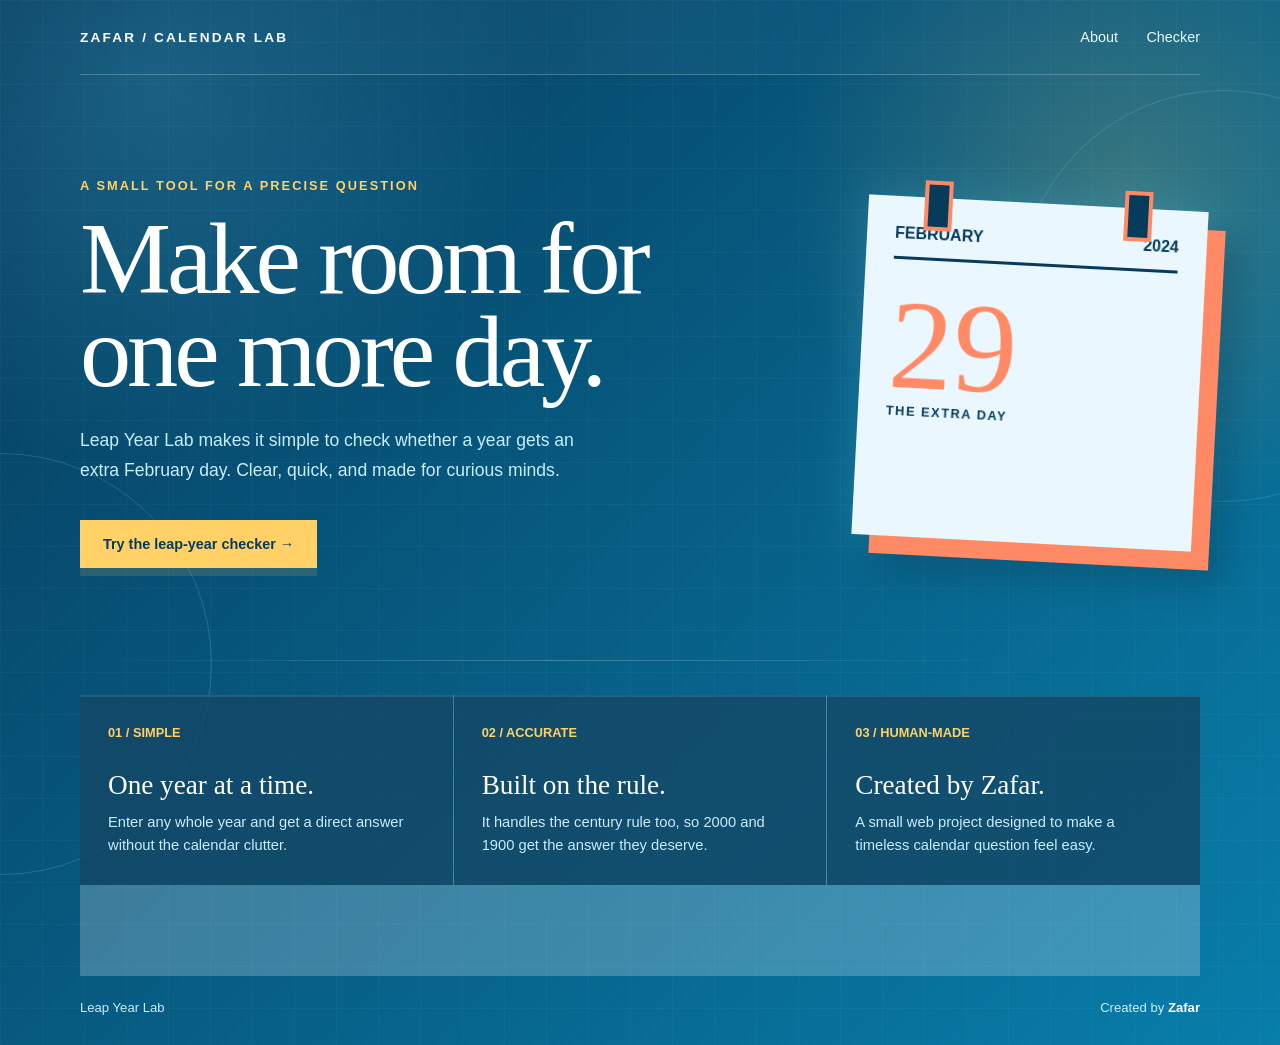
<file: index.html>
<!DOCTYPE html>
<html lang="en">
<head>
	<meta charset="UTF-8">
	<meta name="viewport" content="width=device-width, initial-scale=1.0">
	<title>Leap Year Lab | Created by Zafar</title>
	<link rel="stylesheet" href="style.css">
</head>
<body>
	<div class="page">
		<header>
			<a class="brand" href="index.html">Zafar / Calendar Lab</a>
			<nav aria-label="Main navigation">
				<a href="#about">About</a>
				<a href="checker.html">Checker</a>
			</nav>
		</header>

		<main>
			<section class="hero" aria-labelledby="page-title">
				<div>
					<p class="kicker">A small tool for a precise question</p>
					<h1 id="page-title">Make room for one more day.</h1>
					<p class="hero-copy">Leap Year Lab makes it simple to check whether a year gets an extra February day. Clear, quick, and made for curious minds.</p>
					<a class="button" href="checker.html">Try the leap-year checker &rarr;</a>
				</div>

				<div class="calendar-mark" aria-label="Illustration of a February calendar with 29 days">
					<div class="mark-month"><span>FEBRUARY</span><span>2024</span></div>
					<div class="mark-number">29</div>
					<div class="mark-caption">The extra day</div>
				</div>
			</section>

			<section class="details" id="about" aria-label="About the project">
				<article class="detail">
					<span class="detail-number">01 / SIMPLE</span>
					<h2>One year at a time.</h2>
					<p>Enter any whole year and get a direct answer without the calendar clutter.</p>
				</article>
				<article class="detail">
					<span class="detail-number">02 / ACCURATE</span>
					<h2>Built on the rule.</h2>
					<p>It handles the century rule too, so 2000 and 1900 get the answer they deserve.</p>
				</article>
				<article class="detail">
					<span class="detail-number">03 / HUMAN-MADE</span>
					<h2>Created by Zafar.</h2>
					<p>A small web project designed to make a timeless calendar question feel easy.</p>
				</article>
			</section>
		</main>

		<footer>
			<span>Leap Year Lab</span>
			<span>Created by <strong>Zafar</strong></span>
		</footer>
	</div>
</body>
</html>
</file>
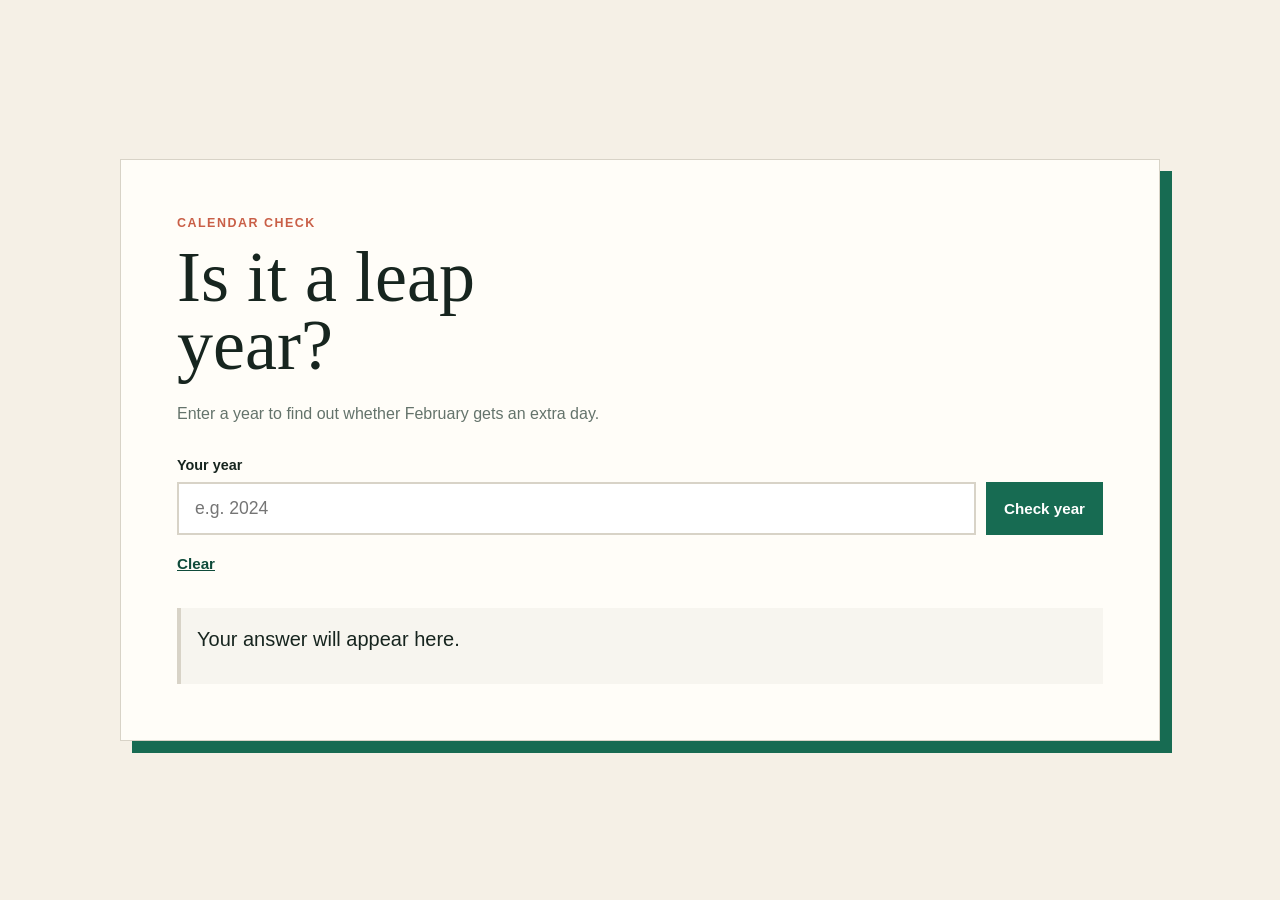
<file: checker.html>
<!DOCTYPE html>
<html lang="en">
<head>
	<meta charset="UTF-8">
	<meta name="viewport" content="width=device-width, initial-scale=1.0">
	<title>Leap Year Checker</title>
	<style>
		:root {
			--ink: #17251f;
			--muted: #64736b;
			--paper: #f5f0e6;
			--panel: #fffdf8;
			--green: #176b52;
			--green-dark: #0f4b3a;
			--line: #d8d3c7;
			--coral: #c95f47;
		}

		* {
			box-sizing: border-box;
		}

		body {
			min-height: 100vh;
			margin: 0;
			display: grid;
			place-items: center;
			padding: 24px;
			color: var(--ink);
			background: var(--paper);
			font-family: Georgia, "Times New Roman", serif;
		}

		main {
			width: min(100%, 1040px);
			padding: clamp(28px, 7vw, 56px);
			border: 1px solid var(--line);
			background: var(--panel);
			box-shadow: 12px 12px 0 var(--green);
		}

		.eyebrow {
			margin: 0 0 12px;
			color: var(--coral);
			font: 700 0.78rem/1.2 Arial, sans-serif;
			letter-spacing: 0.12em;
			text-transform: uppercase;
		}

		h1 {
			max-width: 380px;
			margin: 0;
			font-size: clamp(2.4rem, 8vw, 4.5rem);
			line-height: 0.95;
			font-weight: 400;
		}

		.intro {
			margin: 22px 0 30px;
			color: var(--muted);
			font: 1rem/1.6 Arial, sans-serif;
		}

		label {
			display: block;
			margin-bottom: 8px;
			font: 700 0.9rem/1.2 Arial, sans-serif;
		}

		.input-row {
			display: flex;
			gap: 10px;
		}

		input {
			min-width: 0;
			flex: 1;
			padding: 14px 16px;
			border: 2px solid var(--line);
			color: var(--ink);
			background: white;
			font: 1.1rem Arial, sans-serif;
		}

		input:focus {
			outline: 3px solid #b9d9cc;
			border-color: var(--green);
		}

		button {
			padding: 14px 18px;
			border: 0;
			color: white;
			background: var(--green);
			cursor: pointer;
			font: 700 0.95rem Arial, sans-serif;
		}

		button:hover {
			background: var(--green-dark);
		}

		button.secondary {
			margin-top: 12px;
			padding: 8px 0;
			color: var(--green-dark);
			background: transparent;
			text-decoration: underline;
		}

		.result {
			min-height: 76px;
			margin-top: 28px;
			padding: 16px;
			border-left: 4px solid var(--line);
			background: #f7f5ef;
			font: 1rem/1.5 Arial, sans-serif;
		}

		.result.success {
			border-left-color: var(--green);
		}

		.result.error {
			border-left-color: var(--coral);
		}

		.result-title {
			margin: 0 0 8px;
			font-size: 1.25rem;
		}

		.result-details {
			margin: 0;
			color: var(--muted);
			font-size: 0.9rem;
		}

		.eid-section {
			margin-top: 28px;
			padding-top: 24px;
			border-top: 1px solid var(--line);
		}

		.eid-section h2 {
			margin: 0 0 6px;
			font-size: 1.35rem;
			font-weight: 400;
		}

		.eid-note {
			margin: 0 0 14px;
			color: var(--muted);
			font: 0.78rem/1.45 Arial, sans-serif;
		}

		.eid-table {
			width: 100%;
			border-collapse: collapse;
			font: 0.82rem/1.4 Arial, sans-serif;
		}

		.eid-table th,
		.eid-table td {
			padding: 9px 4px;
			border-bottom: 1px solid var(--line);
			text-align: left;
		}

		.eid-table th {
			color: var(--muted);
			font-size: 0.7rem;
			letter-spacing: 0.05em;
			text-transform: uppercase;
		}

		.eid-table td:first-child {
			font-weight: 700;
		}

		.eid-table tr.current-year {
			color: var(--green-dark);
			background: #eef5ef;
		}

		.ramadan-section {
			margin-top: 28px;
			padding-top: 24px;
			border-top: 1px solid var(--line);
		}

		.ramadan-section h2 {
			margin: 0 0 6px;
			font-size: 1.35rem;
			font-weight: 400;
		}

		.ramadan-table {
			width: 100%;
			border-collapse: collapse;
			font: 0.82rem/1.4 Arial, sans-serif;
		}

		.ramadan-table th,
		.ramadan-table td {
			padding: 9px 4px;
			border-bottom: 1px solid var(--line);
			text-align: left;
		}

		.ramadan-table th {
			color: var(--muted);
			font-size: 0.7rem;
			letter-spacing: 0.05em;
			text-transform: uppercase;
		}

		.ramadan-table td:first-child {
			font-weight: 700;
		}

		.holiday-section {
			margin-top: 28px;
			padding-top: 24px;
			border-top: 1px solid var(--line);
		}

		.holiday-section h2 {
			margin: 0 0 6px;
			font-size: 1.35rem;
			font-weight: 400;
		}

		.holiday-note {
			margin: 0 0 14px;
			color: var(--muted);
			font: 0.78rem/1.45 Arial, sans-serif;
		}

		.holiday-table {
			width: 100%;
			border-collapse: collapse;
			font: 0.82rem/1.4 Arial, sans-serif;
		}

		.holiday-table th,
		.holiday-table td {
			padding: 9px 4px;
			border-bottom: 1px solid var(--line);
			text-align: left;
		}

		.holiday-table th {
			color: var(--muted);
			font-size: 0.7rem;
			letter-spacing: 0.05em;
			text-transform: uppercase;
		}

		.holiday-table td:first-child {
			font-weight: 700;
		}

		.holiday-table tr.current-year {
			color: var(--green-dark);
			background: #eef5ef;
		}

		.calendar-section {
			margin-top: 28px;
			padding-top: 24px;
			border-top: 1px solid var(--line);
		}

		.calendar-heading {
			display: flex;
			align-items: baseline;
			justify-content: space-between;
			gap: 16px;
		}

		.calendar-heading h2 {
			margin: 0 0 6px;
			font-size: 1.35rem;
			font-weight: 400;
		}

		.calendar-heading span {
			color: var(--muted);
			font: 700 0.75rem Arial, sans-serif;
			letter-spacing: 0.08em;
			text-transform: uppercase;
		}

		.calendar-legend {
			display: flex;
			flex-wrap: wrap;
			gap: 12px;
			margin: 6px 0 18px;
			color: var(--muted);
			font: 0.75rem Arial, sans-serif;
		}

		.legend-item::before {
			display: inline-block;
			width: 9px;
			height: 9px;
			margin-right: 5px;
			border-radius: 50%;
			background: var(--line);
			content: "";
		}

		.legend-item.ramadan::before {
			background: #c9e9d6;
		}

		.legend-item.fitr::before {
			background: var(--coral);
		}

		.legend-item.adha::before {
			background: var(--green);
		}

		.legend-item.holiday::before {
			background: #5b77a8;
		}

		.calendar-grid {
			display: grid;
			grid-template-columns: repeat(3, minmax(0, 1fr));
			gap: 14px;
		}

		.month-card {
			padding: 12px;
			border: 1px solid var(--line);
			background: #fbfaf5;
		}

		.month-card h3 {
			margin: 0 0 10px;
			font: 700 0.85rem Arial, sans-serif;
		}

		.weekdays,
		.month-days {
			display: grid;
			grid-template-columns: repeat(7, 1fr);
			gap: 3px;
		}

		.weekdays {
			margin-bottom: 4px;
			color: var(--muted);
			font: 700 0.58rem Arial, sans-serif;
			text-align: center;
			text-transform: uppercase;
		}

		.day,
		.empty-day {
			min-width: 0;
			aspect-ratio: 1;
		}

		.day {
			display: grid;
			place-items: center;
			border: 0;
			border-radius: 3px;
			color: var(--ink);
			background: transparent;
			font: 0.72rem Arial, sans-serif;
		}

		.day.ramadan {
			background: #c9e9d6;
		}

		.day.eid-fitr {
			color: white;
			background: var(--coral);
			font-weight: 700;
		}

		.day.eid-adha {
			color: white;
			background: var(--green);
			font-weight: 700;
		}

		.day.us-holiday {
			color: white;
			background: #5b77a8;
			font-weight: 700;
		}

		.day[title]:hover {
			outline: 2px solid var(--ink);
			outline-offset: 1px;
		}

		@media (max-width: 430px) {
			main {
				box-shadow: 7px 7px 0 var(--green);
			}

			.input-row {
				flex-direction: column;
			}
		}

		@media (max-width: 760px) {
			.calendar-grid {
				grid-template-columns: repeat(2, minmax(0, 1fr));
			}
		}

		@media (max-width: 470px) {
			.calendar-grid {
				grid-template-columns: 1fr;
			}

			.calendar-heading {
				align-items: flex-start;
				flex-direction: column;
				gap: 0;
			}
		}
	</style>
</head>
<body>
	<main>
		<p class="eyebrow">Calendar check</p>
		<h1>Is it a leap year?</h1>
		<p class="intro">Enter a year to find out whether February gets an extra day.</p>

		<form id="leap-form">
			<label for="year">Your year</label>
			<div class="input-row">
				<input id="year" name="year" type="number" min="1" step="1" placeholder="e.g. 2024" required>
				<button type="submit">Check year</button>
			</div>
			<button class="secondary" id="clear-button" type="button">Clear</button>
		</form>

		<div class="result" id="result" aria-live="polite">
			<p class="result-title">Your answer will appear here.</p>
		</div>

		<section class="eid-section" id="eid-section" hidden aria-labelledby="eid-title">
			<h2 id="eid-title">Eid dates</h2>
			<p class="eid-note">Calculated Gregorian dates using the Umm al-Qura calendar. Local moon-sighting announcements may differ by one day.</p>
			<table class="eid-table">
				<thead>
					<tr><th>Year</th><th>Eid al-Fitr</th><th>Eid al-Adha</th></tr>
				</thead>
				<tbody id="eid-dates"></tbody>
			</table>
		</section>

		<section class="ramadan-section" id="ramadan-section" hidden aria-labelledby="ramadan-title">
			<h2 id="ramadan-title">Ramadan calendar</h2>
			<p class="eid-note">Calculated Gregorian dates using the Umm al-Qura calendar. Local moon-sighting announcements may differ by one day.</p>
			<table class="ramadan-table">
				<thead>
					<tr><th>Ramadan</th><th>Begins</th><th>Ends</th><th>Days</th></tr>
				</thead>
				<tbody id="ramadan-dates"></tbody>
			</table>
		</section>

		<section class="holiday-section" id="holiday-section" hidden aria-labelledby="holiday-title">
			<h2 id="holiday-title">US federal holidays for <span id="holiday-year"></span></h2>
			<p class="holiday-note">Includes nationwide federal holidays for the selected year. State and local public holidays may be different.</p>
			<table class="holiday-table">
				<thead>
					<tr><th>Holiday</th><th>Date</th></tr>
				</thead>
				<tbody id="holiday-dates"></tbody>
			</table>
		</section>

		<section class="calendar-section" id="calendar-section" hidden aria-labelledby="calendar-title">
			<div class="calendar-heading">
				<h2 id="calendar-title">Year calendar</h2>
				<span id="calendar-year"></span>
			</div>
			<div class="calendar-legend" aria-label="Calendar highlights">
				<span class="legend-item ramadan">Ramadan</span>
				<span class="legend-item fitr">Eid al-Fitr</span>
				<span class="legend-item adha">Eid al-Adha</span>
				<span class="legend-item holiday">US federal holiday</span>
			</div>
			<div class="calendar-grid" id="calendar-grid"></div>
		</section>
	</main>

	<script>
		const form = document.querySelector("#leap-form");
		const yearInput = document.querySelector("#year");
		const result = document.querySelector("#result");
		const clearButton = document.querySelector("#clear-button");
		const eidSection = document.querySelector("#eid-section");
		const eidDates = document.querySelector("#eid-dates");
		const ramadanSection = document.querySelector("#ramadan-section");
		const ramadanDates = document.querySelector("#ramadan-dates");
		const holidaySection = document.querySelector("#holiday-section");
		const holidayDates = document.querySelector("#holiday-dates");
		const holidayYear = document.querySelector("#holiday-year");
		const calendarSection = document.querySelector("#calendar-section");
		const calendarYear = document.querySelector("#calendar-year");
		const calendarGrid = document.querySelector("#calendar-grid");
		const monthNames = ["January", "February", "March", "April", "May", "June", "July", "August", "September", "October", "November", "December"];
		const weekdayNames = ["Mon", "Tue", "Wed", "Thu", "Fri", "Sat", "Sun"];
		const islamicFormatter = new Intl.DateTimeFormat("en-u-ca-islamic-umalqura", {
			day: "numeric",
			month: "numeric",
			year: "numeric",
			timeZone: "UTC"
		});
		const dateFormatter = new Intl.DateTimeFormat("en", {
			day: "numeric",
			month: "short",
			year: "numeric",
			timeZone: "UTC"
		});

		const isLeapYear = (year) => year % 400 === 0 || (year % 4 === 0 && year % 100 !== 0);

		const findPreviousLeapYear = (year) => {
			for (let candidate = year - 1; candidate >= 1; candidate -= 1) {
				if (isLeapYear(candidate)) return candidate;
			}
			return null;
		};

		const findNextLeapYear = (year) => {
			let candidate = year + 1;
			while (!isLeapYear(candidate)) candidate += 1;
			return candidate;
		};

		const nthWeekday = (year, month, weekday, occurrence) => {
			const date = new Date(Date.UTC(year, month, 1));
			date.setUTCDate(1 + (weekday - date.getUTCDay() + 7) % 7 + (occurrence - 1) * 7);
			return date;
		};

		const lastWeekday = (year, month, weekday) => {
			const date = new Date(Date.UTC(year, month + 1, 0));
			date.setUTCDate(date.getUTCDate() - (date.getUTCDay() - weekday + 7) % 7);
			return date;
		};

		const getUSHolidays = (year) => [
			{ name: "New Year's Day", date: new Date(Date.UTC(year, 0, 1)) },
			{ name: "Martin Luther King Jr. Day", date: nthWeekday(year, 0, 1, 3) },
			{ name: "Washington's Birthday", date: nthWeekday(year, 1, 1, 3) },
			{ name: "Memorial Day", date: lastWeekday(year, 4, 1) },
			{ name: "Juneteenth National Independence Day", date: new Date(Date.UTC(year, 5, 19)) },
			{ name: "Independence Day", date: new Date(Date.UTC(year, 6, 4)) },
			{ name: "Labor Day", date: nthWeekday(year, 8, 1, 1) },
			{ name: "Columbus Day", date: nthWeekday(year, 9, 1, 2) },
			{ name: "Veterans Day", date: new Date(Date.UTC(year, 10, 11)) },
			{ name: "Thanksgiving Day", date: nthWeekday(year, 10, 4, 4) },
			{ name: "Christmas Day", date: new Date(Date.UTC(year, 11, 25)) }
		];

		const getEidDates = (year) => {
			const dates = {};
			const date = new Date(0);
			date.setUTCFullYear(year, 0, 1);
			date.setUTCHours(0, 0, 0, 0);

			for (let day = 0; day < 366; day += 1) {
				const parts = islamicFormatter.formatToParts(date);
				const month = Number(parts.find((part) => part.type === "month").value);
				const islamicDay = Number(parts.find((part) => part.type === "day").value);

				if (islamicDay === 1 && month === 10) dates.fitr = new Date(date);
				if (islamicDay === 10 && month === 12) dates.adha = new Date(date);
				date.setUTCDate(date.getUTCDate() + 1);
			}

			return dates;
		};

		const getRamadanPeriods = (year) => {
			const yearStart = new Date(Date.UTC(year, 0, 1));
			const yearEnd = new Date(Date.UTC(year, 11, 31));
			const scanDate = new Date(Date.UTC(Math.max(1, year - 1), 0, 1));
			const periods = [];

			for (let day = 0; day < 1100; day += 1) {
				const parts = islamicFormatter.formatToParts(scanDate);
				const month = Number(parts.find((part) => part.type === "month").value);
				const islamicDay = Number(parts.find((part) => part.type === "day").value);

				if (month === 9 && islamicDay === 1) {
					const start = new Date(scanDate);
					const end = new Date(scanDate);

					for (let nextDay = 0; nextDay < 40; nextDay += 1) {
						end.setUTCDate(end.getUTCDate() + 1);
						const nextParts = islamicFormatter.formatToParts(end);
						const nextMonth = Number(nextParts.find((part) => part.type === "month").value);
						const nextIslamicDay = Number(nextParts.find((part) => part.type === "day").value);
						if (nextMonth === 10 && nextIslamicDay === 1) break;
					}

					end.setUTCDate(end.getUTCDate() - 1);
					if (start <= yearEnd && end >= yearStart) {
						periods.push({ start, end, days: Math.round((end - start) / 86400000) + 1 });
					}
				}

				scanDate.setUTCDate(scanDate.getUTCDate() + 1);
			}

			return periods;
		};

		const showEidDates = (year) => {
			const years = [year - 2, year - 1, year, year + 1, year + 2].filter((value) => value > 0);
			eidDates.innerHTML = years.map((dateYear) => {
				const dates = getEidDates(dateYear);
				const fitr = dates.fitr ? dateFormatter.format(dates.fitr) : "Unavailable";
				const adha = dates.adha ? dateFormatter.format(dates.adha) : "Unavailable";
				return `<tr class="${dateYear === year ? "current-year" : ""}"><td>${dateYear}</td><td>${fitr}</td><td>${adha}</td></tr>`;
			}).join("");
			eidSection.hidden = false;
		};

		const showRamadanDates = (year) => {
			ramadanDates.innerHTML = getRamadanPeriods(year).map((period) => `
				<tr>
					<td>${dateFormatter.format(period.start).slice(-4)}</td>
					<td>${dateFormatter.format(period.start)}</td>
					<td>${dateFormatter.format(period.end)}</td>
					<td>${period.days}</td>
				</tr>
			`).join("");
			ramadanSection.hidden = false;
		};

		const showUSHolidays = (year) => {
			holidayYear.textContent = year;
			holidayDates.innerHTML = getUSHolidays(year).map((holiday) => `
				<tr class="current-year">
					<td>${holiday.name}</td>
					<td>${dateFormatter.format(holiday.date)}</td>
				</tr>
			`).join("");
			holidaySection.hidden = false;
		};

		const dateKey = (date) => date.toISOString().slice(0, 10);

		const showYearCalendar = (year) => {
			const eidDatesForYear = getEidDates(year);
			const holidayMap = new Map(getUSHolidays(year).map((holiday) => [dateKey(holiday.date), holiday.name]));
			const eidMap = new Map([
				[dateKey(eidDatesForYear.fitr), "eid-fitr"],
				[dateKey(eidDatesForYear.adha), "eid-adha"]
			]);
			const ramadanDays = new Set();

			getRamadanPeriods(year).forEach((period) => {
				const day = new Date(Math.max(period.start, new Date(Date.UTC(year, 0, 1))));
				const lastDay = new Date(Math.min(period.end, new Date(Date.UTC(year, 11, 31))));
				while (day <= lastDay) {
					ramadanDays.add(dateKey(day));
					day.setUTCDate(day.getUTCDate() + 1);
				}
			});

			calendarYear.textContent = String(year);
			calendarGrid.innerHTML = monthNames.map((monthName, monthIndex) => {
				const firstDay = new Date(Date.UTC(year, monthIndex, 1));
				const daysInMonth = new Date(Date.UTC(year, monthIndex + 1, 0)).getUTCDate();
				const firstWeekday = (firstDay.getUTCDay() + 6) % 7;
				const cells = Array.from({ length: firstWeekday }, () => '<span class="empty-day" aria-hidden="true"></span>');

				for (let dayNumber = 1; dayNumber <= daysInMonth; dayNumber += 1) {
					const date = new Date(Date.UTC(year, monthIndex, dayNumber));
					const key = dateKey(date);
					const holidayName = holidayMap.get(key);
					const eventClass = holidayName ? "us-holiday" : eidMap.get(key) || (ramadanDays.has(key) ? "ramadan" : "");
					const eventName = holidayName || (eventClass === "eid-fitr" ? "Eid al-Fitr" : eventClass === "eid-adha" ? "Eid al-Adha" : eventClass === "ramadan" ? "Ramadan" : "");
					cells.push(`<span class="day ${eventClass}"${eventName ? ` title="${eventName}"` : ""}${eventName ? ` aria-label="${monthName} ${dayNumber}, ${year}: ${eventName}"` : ""}>${dayNumber}</span>`);
				}

				return `<article class="month-card"><h3>${monthName}</h3><div class="weekdays">${weekdayNames.map((weekday) => `<span>${weekday}</span>`).join("")}</div><div class="month-days">${cells.join("")}</div></article>`;
			}).join("");
			calendarSection.hidden = false;
		};

		form.addEventListener("submit", (event) => {
			event.preventDefault();
			const year = Number(yearInput.value);

			if (!Number.isInteger(year) || year < 1) {
				result.className = "result error";
				result.textContent = "Please enter a valid positive whole year.";
				return;
			}

			const leapYear = isLeapYear(year);
			const previousLeapYear = findPreviousLeapYear(year);
			const nextLeapYear = findNextLeapYear(year);
			const februaryDays = leapYear ? 29 : 28;
			const previousText = previousLeapYear
				? `Previous leap year: ${previousLeapYear}`
				: "No previous positive leap year";

			result.className = `result ${leapYear ? "success" : "error"}`;
			result.innerHTML = `
				<p class="result-title">${year} is ${leapYear ? "a" : "not a"} leap year.</p>
				<p class="result-details">February has ${februaryDays} days.<br>${previousText}<br>Next leap year: ${nextLeapYear}</p>
			`;
			showEidDates(year);
			showRamadanDates(year);
			showUSHolidays(year);
			showYearCalendar(year);
		});

		clearButton.addEventListener("click", () => {
			yearInput.value = "";
			result.className = "result";
			result.innerHTML = '<p class="result-title">Your answer will appear here.</p>';
			eidSection.hidden = true;
			eidDates.innerHTML = "";
			ramadanSection.hidden = true;
			ramadanDates.innerHTML = "";
			holidaySection.hidden = true;
			holidayDates.innerHTML = "";
			calendarSection.hidden = true;
			calendarGrid.innerHTML = "";
			yearInput.focus();
		});
	</script>
</body>
</html>
</file>
<file: style.css>
:root {
	--night: #063b5c;
	--night-soft: #087eaa;
	--cream: #eaf7ff;
	--white: #ffffff;
	--yellow: #ffd166;
	--mint: #c7edff;
	--coral: #ff8a65;
	--line: rgba(234, 247, 255, 0.24);
	--shadow: rgba(3, 32, 52, 0.3);
}

* {
	box-sizing: border-box;
}

html {
	scroll-behavior: smooth;
}

body {
	margin: 0;
	color: var(--cream);
	background: #052e49;
	font-family: Arial, Helvetica, sans-serif;
}

.page {
	position: relative;
	min-height: 100vh;
	overflow: hidden;
	background:
		radial-gradient(circle at 12% 8%, rgba(106, 218, 255, 0.2), transparent 26%),
		radial-gradient(circle at 88% 18%, rgba(255, 209, 102, 0.2), transparent 24%),
		linear-gradient(rgba(199, 237, 255, 0.035) 1px, transparent 1px),
		linear-gradient(90deg, rgba(199, 237, 255, 0.035) 1px, transparent 1px),
		linear-gradient(135deg, var(--night) 0%, var(--night-soft) 100%);
	background-size: auto, auto, 42px 42px, 42px 42px, auto;
}

.page::before,
.page::after {
	position: absolute;
	z-index: 0;
	border: 1px solid rgba(199, 237, 255, 0.16);
	border-radius: 50%;
	content: "";
	pointer-events: none;
}

.page::before {
	top: 90px;
	right: -150px;
	width: 410px;
	height: 410px;
}

.page::after {
	bottom: 170px;
	left: -210px;
	width: 420px;
	height: 420px;
}

header,
.hero,
.details,
footer {
	position: relative;
	z-index: 1;
	width: min(1120px, calc(100% - 48px));
	margin: 0 auto;
}

header {
	display: flex;
	align-items: center;
	justify-content: space-between;
	padding: 28px 0;
	border-bottom: 1px solid var(--line);
	background: linear-gradient(90deg, transparent, rgba(199, 237, 255, 0.05), transparent);
	animation: fade-in 700ms ease both;
}

.brand {
	color: var(--white);
	font-size: 0.85rem;
	font-weight: 800;
	letter-spacing: 0.16em;
	text-decoration: none;
	text-transform: uppercase;
}

.brand:hover {
	color: var(--yellow);
}

nav a {
	position: relative;
	margin-left: 24px;
	color: var(--cream);
	font-size: 0.9rem;
	text-decoration: none;
}

nav a::after {
	position: absolute;
	right: 0;
	bottom: -7px;
	left: 0;
	height: 2px;
	background: var(--yellow);
	content: "";
	transform: scaleX(0);
	transform-origin: right;
	transition: transform 180ms ease;
}

nav a:hover {
	color: var(--yellow);
}

nav a:hover::after {
	transform: scaleX(1);
	transform-origin: left;
}

.hero {
	display: grid;
	grid-template-columns: 1.15fr 0.85fr;
	gap: 72px;
	align-items: center;
	min-height: 620px;
	padding: 72px 0 96px;
}

.hero::after {
	position: absolute;
	right: 15%;
	bottom: 34px;
	left: 0;
	height: 1px;
	background: linear-gradient(90deg, transparent, rgba(199, 237, 255, 0.28), transparent);
	content: "";
}

.hero > div:first-child {
	animation: rise-in 800ms 120ms ease both;
}

.kicker {
	margin: 0 0 20px;
	color: var(--yellow);
	font-size: 0.8rem;
	font-weight: 800;
	letter-spacing: 0.16em;
	text-transform: uppercase;
}

h1 {
	max-width: 670px;
	margin: 0;
	color: var(--white);
	font-family: Georgia, "Times New Roman", serif;
	font-size: clamp(3.5rem, 8vw, 7.5rem);
	font-weight: 400;
	letter-spacing: -0.04em;
	line-height: 0.9;
}

.hero-copy {
	max-width: 520px;
	margin: 28px 0 34px;
	color: var(--mint);
	font-size: 1.1rem;
	line-height: 1.7;
}

.button {
	display: inline-block;
	padding: 15px 22px;
	border: 1px solid var(--yellow);
	color: var(--night);
	background: var(--yellow);
	box-shadow: 0 8px 0 rgba(245, 201, 93, 0.15);
	font-size: 0.9rem;
	font-weight: 800;
	text-decoration: none;
	transition: transform 180ms ease, box-shadow 180ms ease, background 180ms ease;
}

.button:hover {
	background: var(--white);
	box-shadow: 0 4px 0 rgba(255, 253, 248, 0.2);
	transform: translateY(4px);
}

.button:focus-visible,
.brand:focus-visible,
nav a:focus-visible {
	outline: 3px solid var(--yellow);
	outline-offset: 5px;
}

.calendar-mark {
	position: relative;
	width: min(100%, 340px);
	aspect-ratio: 1;
	justify-self: end;
	padding: 28px;
	color: var(--night);
	background: var(--cream);
	box-shadow: 18px 18px 0 var(--coral), 0 0 44px rgba(106, 218, 255, 0.2), 30px 30px 32px var(--shadow);
	transform: rotate(3deg);
	animation: float-in 900ms 220ms ease both, hover-calendar 6s 1.2s ease-in-out infinite;
}

.calendar-mark::before,
.calendar-mark::after {
	position: absolute;
	top: -17px;
	width: 20px;
	height: 42px;
	border: 4px solid var(--coral);
	background: var(--night);
	content: "";
}

.calendar-mark::before {
	left: 56px;
}

.calendar-mark::after {
	right: 56px;
}

.mark-month {
	display: flex;
	justify-content: space-between;
	padding-bottom: 14px;
	border-bottom: 3px solid var(--night);
	font-weight: 800;
}

.mark-number {
	margin: 34px 0 8px;
	color: var(--coral);
	font-family: Georgia, "Times New Roman", serif;
	font-size: clamp(5rem, 12vw, 8rem);
	line-height: 0.8;
}

.mark-caption {
	font-size: 0.8rem;
	font-weight: 800;
	letter-spacing: 0.12em;
	text-transform: uppercase;
}

.details {
	display: grid;
	grid-template-columns: repeat(3, 1fr);
	gap: 1px;
	padding-bottom: 90px;
	background: var(--line);
}

.detail {
	min-height: 190px;
	padding: 28px;
	border-top: 2px solid rgba(199, 237, 255, 0.12);
	background: rgba(3, 57, 88, 0.74);
	transition: background 180ms ease, transform 180ms ease;
}

.detail:hover {
	border-top-color: var(--yellow);
	background: rgba(8, 126, 170, 0.78);
	transform: translateY(-5px);
}

.detail-number {
	display: block;
	margin-bottom: 30px;
	color: var(--yellow);
	font-size: 0.8rem;
	font-weight: 800;
}

h2 {
	margin: 0 0 10px;
	color: var(--white);
	font-family: Georgia, "Times New Roman", serif;
	font-size: 1.7rem;
	font-weight: 400;
}

.detail p {
	margin: 0;
	color: var(--mint);
	font-size: 0.92rem;
	line-height: 1.55;
}

footer {
	display: flex;
	justify-content: space-between;
	padding: 24px 0 30px;
	border-top: 1px solid var(--line);
	color: var(--mint);
	font-size: 0.82rem;
}

footer strong {
	color: var(--white);
}

@keyframes fade-in {
	from { opacity: 0; }
	to { opacity: 1; }
}

@keyframes rise-in {
	from { opacity: 0; transform: translateY(24px); }
	to { opacity: 1; transform: translateY(0); }
}

@keyframes float-in {
	from { opacity: 0; transform: translateY(30px) rotate(3deg); }
	to { opacity: 1; transform: translateY(0) rotate(3deg); }
}

@keyframes hover-calendar {
	0%, 100% { margin-top: 0; }
	50% { margin-top: -10px; }
}

@media (prefers-reduced-motion: reduce) {
	*,
	*::before,
	*::after {
		animation-duration: 0.01ms !important;
		animation-iteration-count: 1 !important;
		scroll-behavior: auto !important;
		transition-duration: 0.01ms !important;
	}
}

@media (max-width: 760px) {
	header,
	.hero,
	.details,
	footer {
		width: min(100% - 32px, 560px);
	}

	nav a {
		margin-left: 12px;
	}

	.hero {
		grid-template-columns: 1fr;
		gap: 58px;
		min-height: auto;
		padding: 72px 0 88px;
	}

	.calendar-mark {
		justify-self: start;
		width: min(76vw, 310px);
	}

	.details {
		grid-template-columns: 1fr;
		padding-bottom: 72px;
	}

	footer {
		gap: 12px;
		flex-direction: column;
	}
}

@media (max-width: 430px) {
	header {
		align-items: flex-start;
		gap: 18px;
		flex-direction: column;
	}

	h1 {
		font-size: clamp(3.2rem, 17vw, 5rem);
	}

	.calendar-mark {
		box-shadow: 10px 10px 0 var(--coral), 18px 18px 24px var(--shadow);
	}
}
</file>
